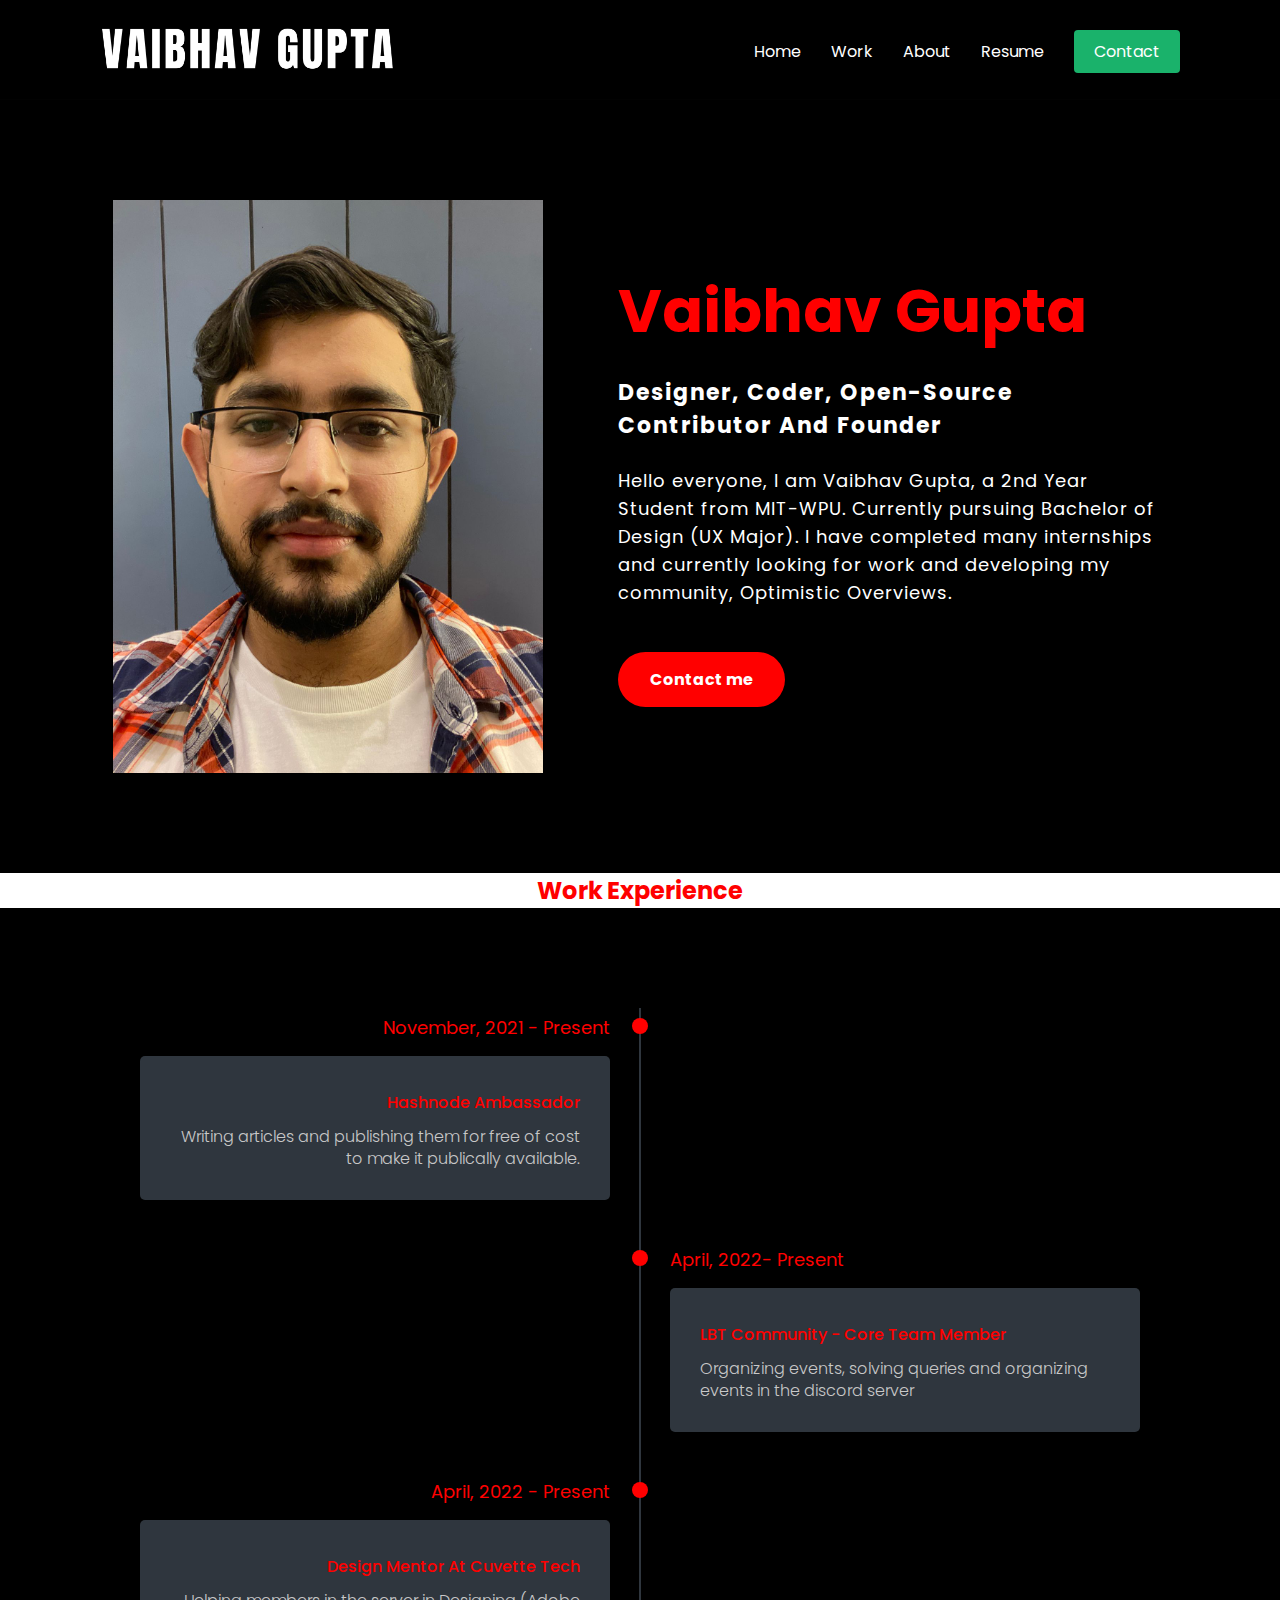
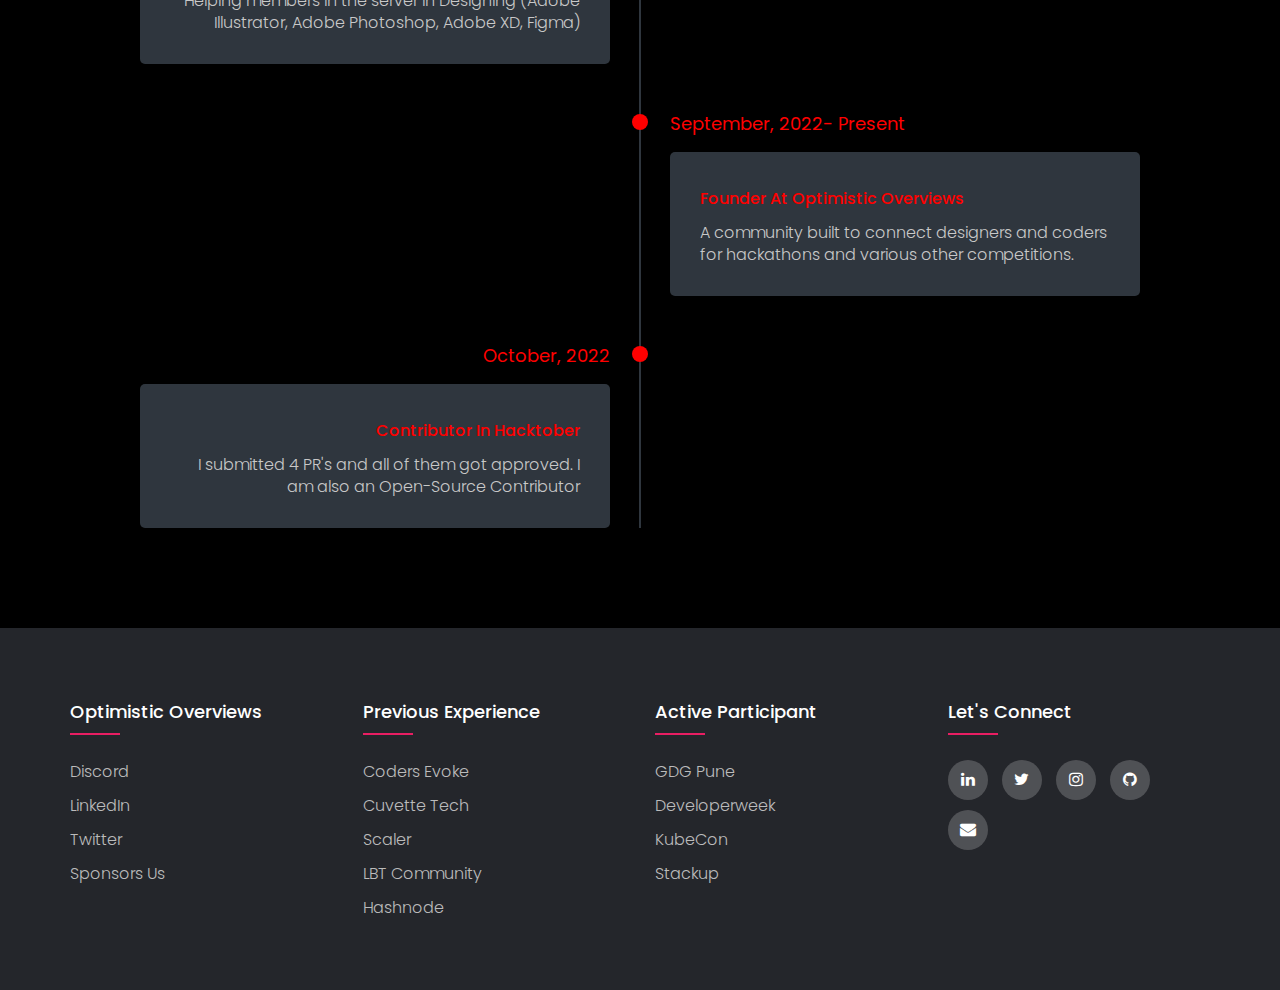
<file: about.html>
<!DOCTYPE html>
<html lang="en">
<head>
    <link rel="shortcut icon" type="x-icon" href="VG.png">
    <meta charset="UTF-8">
    <meta http-equiv="X-UA-Compatible" content="IE=edge">
    <meta name="viewport" content="width=device-width, initial-scale=1.0">
    <link rel="stylesheet" href="style-work.css">
    <title>About</title>
</head>
<body>
<!-- Start of the header -->    
    <header>
        <div class="inner">
            <div class="logo">
                <div>
                    <img src="Name-2.png" alt="Vaibhav Gupta">
                </div>
            </div>
            <nav>
                <li><span><a href="index.html"><font face="arial" color="white" size="3">Home</font></a></span></li>
                <li><span><a href="work.html"><font face="arial" color="white" size="3">Work</font></a></span></li>
                <li><span><a href="about.html"><font face="arial" color="white" size="3">About</font></a></span></li>
                <li><span><a href="resume.html"><font face="arial" color="white" size="3">Resume</font></a></span></li>
                <li><span><a href="contact.html" class="button">Contact</a></span></li>
            </nav>
        </div>
    </header>
<!-- End of the header -->
<!-- education section starts  -->
<section class="about">
    <div class="main">
        <img src="Vaibhav Gupta.jpeg">
        <div class="about-text">
            <h2>Vaibhav Gupta</h2>
            <h5>Designer, Coder, Open-Source Contributor and Founder</h5>
            <p>Hello everyone, I am Vaibhav Gupta, a 2nd Year Student from MIT-WPU. Currently pursuing Bachelor of Design (UX Major). I have completed many internships and currently looking for work and developing my community, Optimistic Overviews.</p>
            <button type="button"><a href="contact.html"><font face="arial" color="white" size="3">Contact me</font></a></button>
        </div>
    </div>
<style>
.about{
	width: 100%;
	padding: 100px 0px;
	background-color: black;
}
.about img{
	height: auto;
	width: 430px;
}
.about-text{
	width: 550px;
}
.main{
	width: 1130px;
	max-width: 95%;
	margin: 0 auto;
	display: flex;
	align-items: center;
	justify-content: space-around;
}
.about-text h2{
	color: red;
	font-size: 60px;
	text-transform: capitalize;
	margin-bottom: 20px;
}
.about-text h5{
	color: white;
	letter-spacing: 2px;
	font-size: 22px;
	margin-bottom: 25px;
	text-transform: capitalize;
}
.about-text p{
	color: white;
	letter-spacing: 1px;
	line-height: 28px;
	font-size: 18px;
	margin-bottom: 45px;
}
button{
	background-color:red;
	color: white;
	text-decoration: none;
	border: 2px solid transparent;
	font-weight: bold;
	padding: 13px 30px;
	border-radius: 30px;
	transition: .4s; 
}
button:hover{
	background-color: transparent;
	border: 2px solid red;
	cursor: pointer;
}
</style>
</section>
<!-- End of the education -->
<!-- Start of the Main -->
<section class="Main">
<div style="height:35px;width:100%">
<h2 align="center"><font face="arial" color="red" size="5">Work Experience</font></h2>
</div>
</section>
<!-- End of the Main -->
<!-- Start of the Center -->
<section class="timeline-section">
	<div class="timeline-items">
		<div class="timeline-item">
			<div class="timeline-dot"></div>
			<div class="timeline-date">November, 2021 - Present</div>
			<div class="timeline-content">
				<h3><font face="arial" color="red" size="3">Hashnode Ambassador</font></h3>
				<p>Writing articles and publishing them for free of cost to make it publically available.</p>
			</div>
		</div>
		<div class="timeline-item">
			<div class="timeline-dot"></div>
			<div class="timeline-date">April, 2022- Present</div>
			<div class="timeline-content">
				<h3><font face="arial" color="red" size="3">LBT Community - Core Team Member</font></h3>
				<p>Organizing events, solving queries and organizing events in the discord server</p>
			</div>
		</div>
		<div class="timeline-item">
			<div class="timeline-dot"></div>
			<div class="timeline-date">April, 2022 - Present</div>
			<div class="timeline-content">
				<h3><font face="arial" color="red" size="3">Design Mentor at Cuvette Tech</font></h3>
				<p>Helping members in the server in Designing (Adobe Illustrator, Adobe Photoshop, Adobe XD, Figma)</p>
			</div>
		</div>
        <div class="timeline-item">
			<div class="timeline-dot"></div>
			<div class="timeline-date">September, 2022- Present</div>
			<div class="timeline-content">
				<h3><font face="arial" color="red" size="3">Founder at Optimistic Overviews</font></h3>
				<p>A community built to connect designers and coders for hackathons and various other competitions.</p>
			</div>
		</div>
        <div class="timeline-item">
			<div class="timeline-dot"></div>
			<div class="timeline-date">October, 2022</div>
			<div class="timeline-content">
				<h3><font face="arial" color="red" size="3">Contributor in Hacktober</font></h3>
				<p>I submitted 4 PR's and all of them got approved. I am also an Open-Source Contributor</p>
			</div>
		</div>
		
	</div>
<style>
        @import url('https://fonts.googleapis.com/css2?family=Poppins:wght@300;400;500;600;700&display=swap');
*{
	margin:0;
	padding:0;
	box-sizing: border-box;
}
body{
	font-family: 'Poppins', sans-serif;
}
.timeline-section{
	background-color: black;
	min-height: 100vh;
	padding: 100px 15px;
}
.timeline-items{
	max-width: 1000px;
	margin:auto;
	display: flex;
	flex-wrap: wrap;
	position: relative;
}
.timeline-items::before{
	content: '';
	position: absolute;
	width: 2px;
	height: 100%;
	background-color: #2f363e;
	left: calc(50% - 1px);
}
.timeline-item{
	margin-bottom: 40px;
	width: 100%;
	position: relative;
}
.timeline-item:last-child{
	margin-bottom: 0;
}
.timeline-item:nth-child(odd){
    padding-right: calc(50% + 30px);
	text-align: right;
}
.timeline-item:nth-child(even){
    padding-left: calc(50% + 30px);
}
.timeline-dot{
	height: 16px;
	width: 16px;
	background-color: red;
	position: absolute;
	left: calc(50% - 8px);
	border-radius: 50%;
	top:10px;
}
.timeline-date{
	font-size: 18px;
	color: red;
	margin:6px 0 15px;
}
.timeline-content{
    background-color: #2f363e;
	padding: 30px;
	border-radius: 5px;
}
.timeline-content h3{
    font-size: 20px;
	color: #ffffff;
	margin:0 0 10px;
	text-transform: capitalize;
	font-weight: 500;
}
.timeline-content p{
    color: #c8c8c8;
	font-size: 16px;
	font-weight: 300;
	line-height: 22px;
}

/* responsive */
@media(max-width: 767px){
	.timeline-items::before{
		left: 7px;
	}
	.timeline-item:nth-child(odd){
		padding-right: 0;
		text-align: left;
	}
	.timeline-item:nth-child(odd),
	.timeline-item:nth-child(even){
		padding-left: 37px;
	}
	.timeline-dot{
		left:0;
	}
}
    </style>
</section>
<!-- skills section ends -->

<!-- Start of the Center -->

<!-- End of the Center -->
<!-- Start of the Footer -->
<footer class="footer">
<link rel="stylesheet" href="https://maxcdn.bootstrapcdn.com/font-awesome/4.4.0/css/font-awesome.min.css">
    <div class="container">
        <div class="row">
            <div class="footer-col">
                <h4>Optimistic Overviews</h4>
                <ul>
                    <li><a href="https://discord.gg/uW62GjvK9P">Discord</a></li>
                    <li><a href="https://www.linkedin.com/company/optimistic-overviews/">LinkedIn</a></li>
                    <li><a href="https://twitter.com/OOverviews">Twitter</a></li>
                    <li><a href="https://github.com/sponsors/Dynomin">Sponsors Us</a></li>
                </ul>
            </div>
            <div class="footer-col">
                <h4>Previous Experience</h4>
                <ul>
                    <li><a href="https://github.com/Coders-Evoke-Community">Coders Evoke</a></li>
                    <li><a href="https://www.cuvette.tech/">Cuvette Tech</a></li>
                    <li><a href="https://www.scaler.com/">Scaler</a></li>
                    <li><a href="https://www.linkedin.com/company/letsbuildtogether/">LBT Community</a></li>
                    <li><a href="https://hashnode.com/">Hashnode</a></li>
                </ul>
            </div>
            <div class="footer-col">
                <h4>Active Participant</h4>
                <ul>
                    <li><a href="https://gdg.community.dev/gdg-pune/">GDG Pune</a></li>
                    <li><a href="https://www.developerweek.com/">Developerweek</a></li>
                    <li><a href="https://events.linuxfoundation.org/kubecon-cloudnativecon-north-america/">KubeCon</a></li>
                    <li><a href="https://app.stackup.dev/">Stackup</a></li>
                </ul>
            </div>
            <div class="footer-col">
                <h4>Let's Connect</h4>
                <div class="social-links">
                    <a href="https://www.linkedin.com/in/vaibhav-gupta-b93903220/"><i class="fa fa-linkedin"></i></a>
                    <a href="https://twitter.com/Vaibhav56884486"><i class="fa fa-twitter"></i></a>
                    <a href="https://www.instagram.com/vgupta_immortal/"><i class="fa fa-instagram"></i></a>
                    <a href="https://github.com/Dynomin"><i class="fa fa-github"></i></a>
                    <a href="mailto:thorvaibhav2020@gmail.com"><i class="fa fa-envelope" aria-hidden="true"></i></a>
                </div>
            </div>
        </div>
    </div>
</footer>
<!-- End of Footer -->
</body>
</html>
</file>
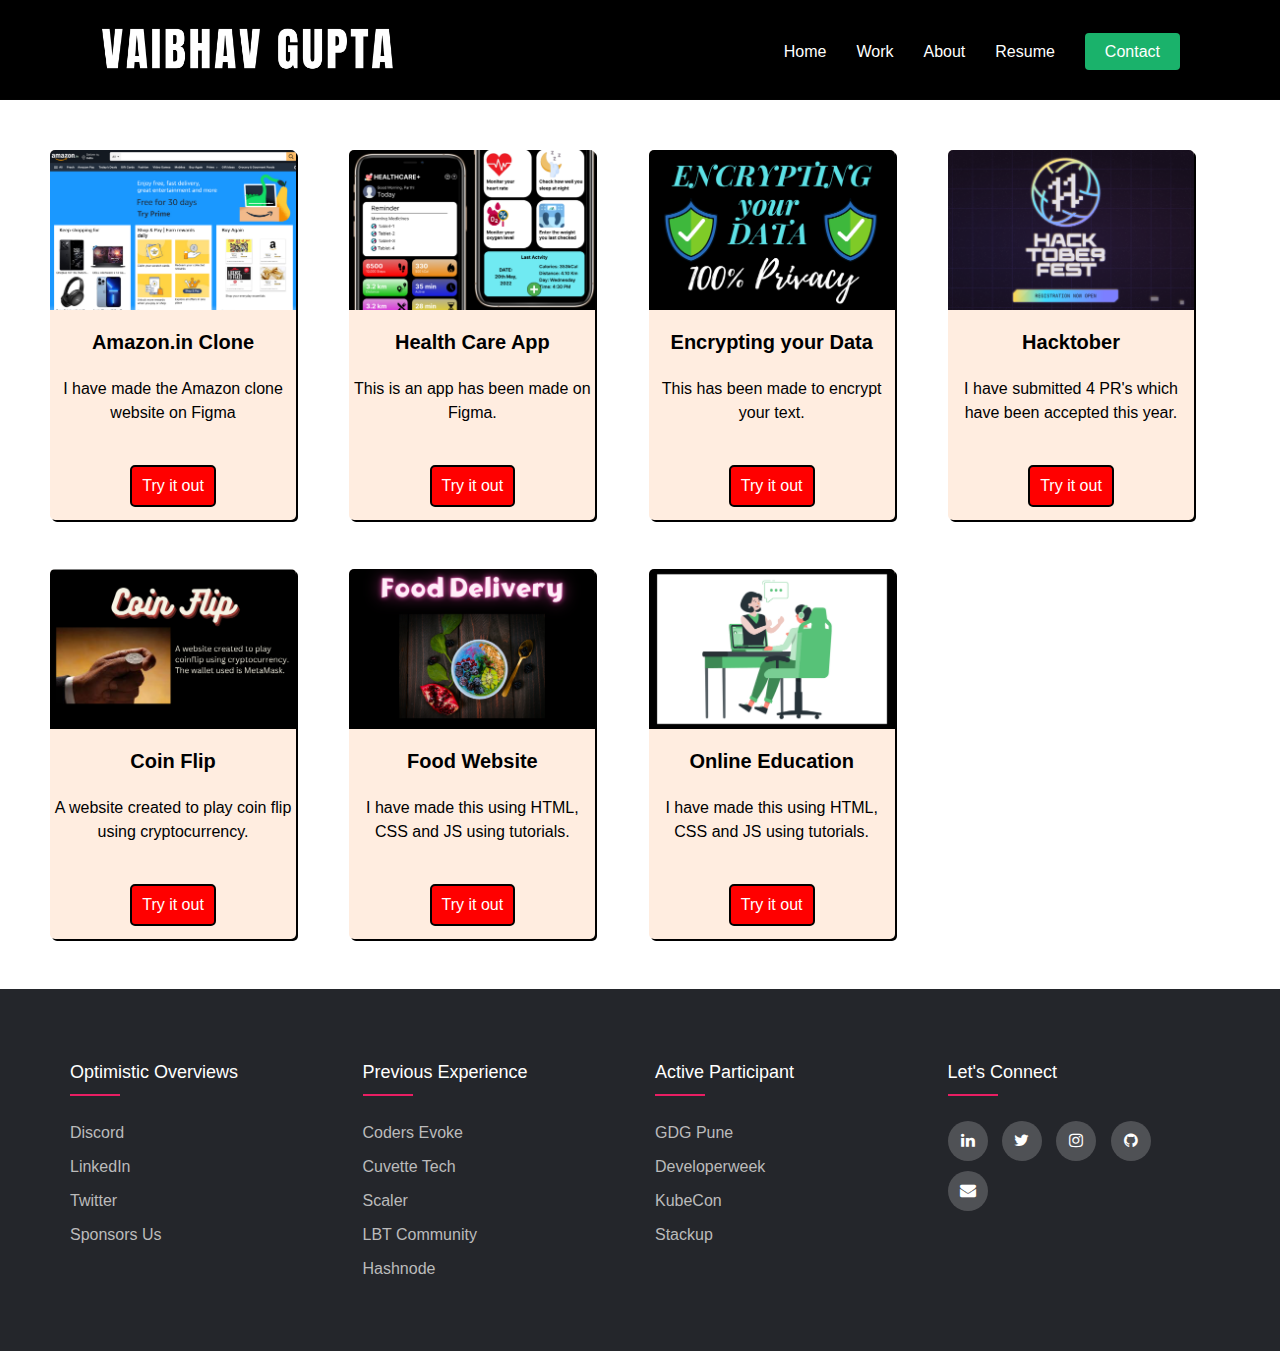
<file: work.html>
<!DOCTYPE html>
<html lang="en">
<head>
    <link rel="shortcut icon" type="x-icon" href="VG.png">
    <meta charset="UTF-8">
    <meta http-equiv="X-UA-Compatible" content="IE=edge">
    <meta name="viewport" content="width=device-width, initial-scale=1.0">
    <link rel="stylesheet" href="style-work.css">
    <title>Work</title>
</head>
<body>
<!-- Start of the header -->    
    <header>
        <div class="inner">
            <div class="logo">
                <div>
                    <img src="Name-2.png" alt="Vaibhav Gupta">
                </div>
            </div>
            <nav>
                <li><span><a href="index.html"><font face="arial" color="white" size="3">Home</font></a></span></li>
                <li><span><a href="work.html"><font face="arial" color="white" size="3">Work</font></a></span></li>
                <li><span><a href="about.html"><font face="arial" color="white" size="3">About</font></a></span></li>
                <li><span><a href="resume.html"><font face="arial" color="white" size="3">Resume</font></a></span></li>
                <li><span><a href="contact.html" class="button">Contact</a></span></li>
            </nav>
        </div>
    </header>
<!-- End of the header -->
<!-- Start of the body -->
<section="center">
<style type="text/css">
*{
margin: 0px;
padding: 0px;
}
body{
font-family: arial;
}
.main{
    margin: 2%;
}
.card{
    width: 20%;
    display: inline-block;
    box-shadow: 2px 2px black;
    border-radius: 5px; 
    margin: 2%;
    background-color: rgb(255, 237, 224);
}
.card:hover{
    background-color: black;
    border-color: red;
    color: white;
    transition: .5s;
    cursor: pointer;
}
.image img{
    width: 100%;
    border-top-right-radius: 5px;
    border-top-left-radius: 5px;
}
.title{
    text-align: center;
    padding: 10px;
}
h1{
    font-size: 20px;
}
.des{
    padding: 3px;
    text-align: center;
    padding-top: 10px;
    border-bottom-right-radius: 5px;
    border-bottom-left-radius: 5px;
}
button{
    margin-top: 40px;
    margin-bottom: 10px;
    background-color: red;
    border: 2px solid black;
    border-radius: 5px;
    padding:10px;
}
button:hover{
      background-color: black;
      border-color: red;
      color: white;
      transition: .5s;
      cursor: pointer;
}
</style>
<div class="main">
<div class="card">
<div class="image">
<img src="1.png">
</div>
<div class="title">
<h1>Amazon.in Clone</h1>
</div>
<div class="des">
<p>I have made the Amazon clone website on Figma</p>
<button><a href="https://www.figma.com/proto/BK2Dbhl3TBZiW7WrUohcx9/Portfolio--Amazon-Website-Clone?node-id=2%3A2&starting-point-node-id=2%3A2"><font face="arial" color="white" size="3">Try it out</font></a></button>
</div>
</div>
<div class="card"> 
<div class="image">
<img src="2.png">
</div>
<div class="title">
<h1>Health Care App</h1>
</div>
<div class="des">
<p>This is an app has been made on Figma.</p>
<button><a href="https://www.figma.com/proto/BhcpP34JZkyVnX0Bb1BKPy/Portfolio--HealthCare-App?node-id=9%3A273&starting-point-node-id=9%3A273"><font face="arial" color="white" size="3">Try it out</font></a></button>
</div>
</div>
<div class="card">
<div class="image">
<img src="3.png">
</div>
<div class="title">
<h1>Encrypting your Data</h1>
</div>
<div class="des">
<p>This has been made to encrypt your text.</p>
<button><a href="https://github.com/Dynomin/Decrypt-me"><font face="arial" color="white" size="3">Try it out</font></a></button>
</div>
</div>
<div class="card">
<div class="image">
<img src="4.png">
</div>
<div class="title">
<h1>Hacktober</h1>
</div>
<div class="des">
<p>I have submitted 4 PR's which have been accepted this year.</p>
<button><a href="https://hacktoberfest.com/"><font face="arial" color="white" size="3">Try it out</font></a></button>
</div>
</div>
<div class="card">
<div class="image">
<img src="5.png">
</div>
<div class="title">
<h1>Coin Flip</h1>
</div>
<div class="des">
<p>A website created to play coin flip using cryptocurrency.</p>
<button><a href="https://avalanche-coin-flip.vercel.app/"><font face="arial" color="white" size="3">Try it out</font></a></button>
</div>
</div>
<div class="card">
<div class="image">
<img src="6.png">
</div>
<div class="title">
<h1>Food Website</h1>
</div>
<div class="des">
<p>I have made this using HTML, CSS and JS using tutorials.</p>
<button><a href="https://github.com/Dynomin/Food-Website"><font face="arial" color="white" size="3">Try it out</font></a></button>
</div>
</div>
<div class="card">
<div class="image">
<img src="7.png">
</div>
<div class="title">
<h1>Online Education</h1>
</div>
<div class="des">
<p>I have made this using HTML, CSS and JS using tutorials.</p>
<button><a href="https://github.com/Dynomin/Online-Education"><font face="arial" color="white" size="3">Try it out</font></a></button>
</div>
</div>
</div>
</section>
<!-- End of the body -->
<!-- Start of the Footer -->
<footer class="footer">
<link rel="stylesheet" href="https://maxcdn.bootstrapcdn.com/font-awesome/4.4.0/css/font-awesome.min.css">
    <div class="container">
        <div class="row">
            <div class="footer-col">
                <h4>Optimistic Overviews</h4>
                <ul>
                    <li><a href="https://discord.gg/uW62GjvK9P">Discord</a></li>
                    <li><a href="https://www.linkedin.com/company/optimistic-overviews/">LinkedIn</a></li>
                    <li><a href="https://twitter.com/OOverviews">Twitter</a></li>
                    <li><a href="https://github.com/sponsors/Dynomin">Sponsors Us</a></li>
                </ul>
            </div>
            <div class="footer-col">
                <h4>Previous Experience</h4>
                <ul>
                    <li><a href="https://github.com/Coders-Evoke-Community">Coders Evoke</a></li>
                    <li><a href="https://www.cuvette.tech/">Cuvette Tech</a></li>
                    <li><a href="https://www.scaler.com/">Scaler</a></li>
                    <li><a href="https://www.linkedin.com/company/letsbuildtogether/">LBT Community</a></li>
                    <li><a href="https://hashnode.com/">Hashnode</a></li>
                </ul>
            </div>
            <div class="footer-col">
                <h4>Active Participant</h4>
                <ul>
                    <li><a href="https://gdg.community.dev/gdg-pune/">GDG Pune</a></li>
                    <li><a href="https://www.developerweek.com/">Developerweek</a></li>
                    <li><a href="https://events.linuxfoundation.org/kubecon-cloudnativecon-north-america/">KubeCon</a></li>
                    <li><a href="https://app.stackup.dev/">Stackup</a></li>
                </ul>
            </div>
            <div class="footer-col">
                <h4>Let's Connect</h4>
                <div class="social-links">
                    <a href="https://www.linkedin.com/in/vaibhav-gupta-b93903220/"><i class="fa fa-linkedin"></i></a>
                    <a href="https://twitter.com/Vaibhav56884486"><i class="fa fa-twitter"></i></a>
                    <a href="https://www.instagram.com/vgupta_immortal/"><i class="fa fa-instagram"></i></a>
                    <a href="https://github.com/Dynomin"><i class="fa fa-github"></i></a>
                    <a href="mailto:thorvaibhav2020@gmail.com"><i class="fa fa-envelope" aria-hidden="true"></i></a>
                </div>
            </div>
        </div>
    </div>
</footer>
<!-- End of Footer -->
</body>
</html>
</file>
<file: style-work.css>
*{
    margin: 0;
    padding: 0;
    list-style: none;
    text-decoration: none;
}

header{
    width: 100vw;
    height: 100px;
    border-bottom: solid 1px rgba(16, 16, 16, 0.1);
    font-family: 'Poppins';
    background-color: black;
    vertical-align: middle;
}

header .inner{
    width: 1300px;
    height: 100%;
    margin: 0 auto;
    vertical-align: middle;
}

header .logo{
    display: table;
    height: 100%;
    float: left;
    vertical-align: middle;
}

header .logo div{
    height: 100%;
    display: table-cell;
    vertical-align: middle;
}

header .logo img{
    height: 50px;
    margin-top: -15px;
}

header nav{
    float: right;
    height: 100%;
}

header nav li{
    display: table;
    height: 100%;
    float: left;
    margin-right: 30px;
}

header nav li:last-of-type{
    margin-right: 0;
}

header nav .button{
    background-color: #1ab26b;
    color: #FFF;
    padding: 10px 20px;
    border-radius: 4px;
}

header nav .button:hover{
    filter: brightness(1.05);
}
*
{
  margin: 0;
  padding: 0;
  box-sizing: border-box;
  font-family: 'Poppins', sans-serif;
}
header
{
  position: middle;
  top: 0;
  left: 0;
  width: 100%;
  padding: 40px 100px;
  z-index: 1000;
  display: flex;
  justify-content: space-between;
  align-items: center;
}
header .logo
{
  color: #fff;
  text-transform: uppercase;
  cursor: pointer;
}


@import url('https://fonts.googleapis.com/css2?family=Poppins:wght@300;400;500;600;700&display=swap');
body{
	line-height: 1.5;
	font-family: 'Poppins', sans-serif;
}
*{
	margin:0;
	padding:0;
	box-sizing: border-box;
}
.container{
	max-width: 1170px;
	margin:auto;
}
.row{
	display: flex;
	flex-wrap: wrap;
}
ul{
	list-style: none;
}
.footer{
	background-color: #24262b;
    padding: 70px 0;
}
.footer-col{
   width: 25%;
   padding: 0 15px;
}
.footer-col h4{
	font-size: 18px;
	color: #ffffff;
	text-transform: capitalize;
	margin-bottom: 35px;
	font-weight: 500;
	position: relative;
}
.footer-col h4::before{
	content: '';
	position: absolute;
	left:0;
	bottom: -10px;
	background-color: #e91e63;
	height: 2px;
	box-sizing: border-box;
	width: 50px;
}
.footer-col ul li:not(:last-child){
	margin-bottom: 10px;
}
.footer-col ul li a{
	font-size: 16px;
	text-transform: capitalize;
	color: #ffffff;
	text-decoration: none;
	font-weight: 300;
	color: #bbbbbb;
	display: block;
	transition: all 0.3s ease;
}
.footer-col ul li a:hover{
	color: #ffffff;
	padding-left: 8px;
}
.footer-col .social-links a{
	display: inline-block;
	height: 40px;
	width: 40px;
	background-color: rgba(255,255,255,0.2);
	margin:0 10px 10px 0;
	text-align: center;
	line-height: 40px;
	border-radius: 50%;
	color: #ffffff;
	transition: all 0.5s ease;
}
.footer-col .social-links a:hover{
	color: #24262b;
	background-color: #ffffff;
}

/*Footer*/
@media(max-width: 767px){
  .footer-col{
    width: 50%;
    margin-bottom: 30px;
}
}
@media(max-width: 574px){
  .footer-col{
    width: 100%;
}
}
</file>
